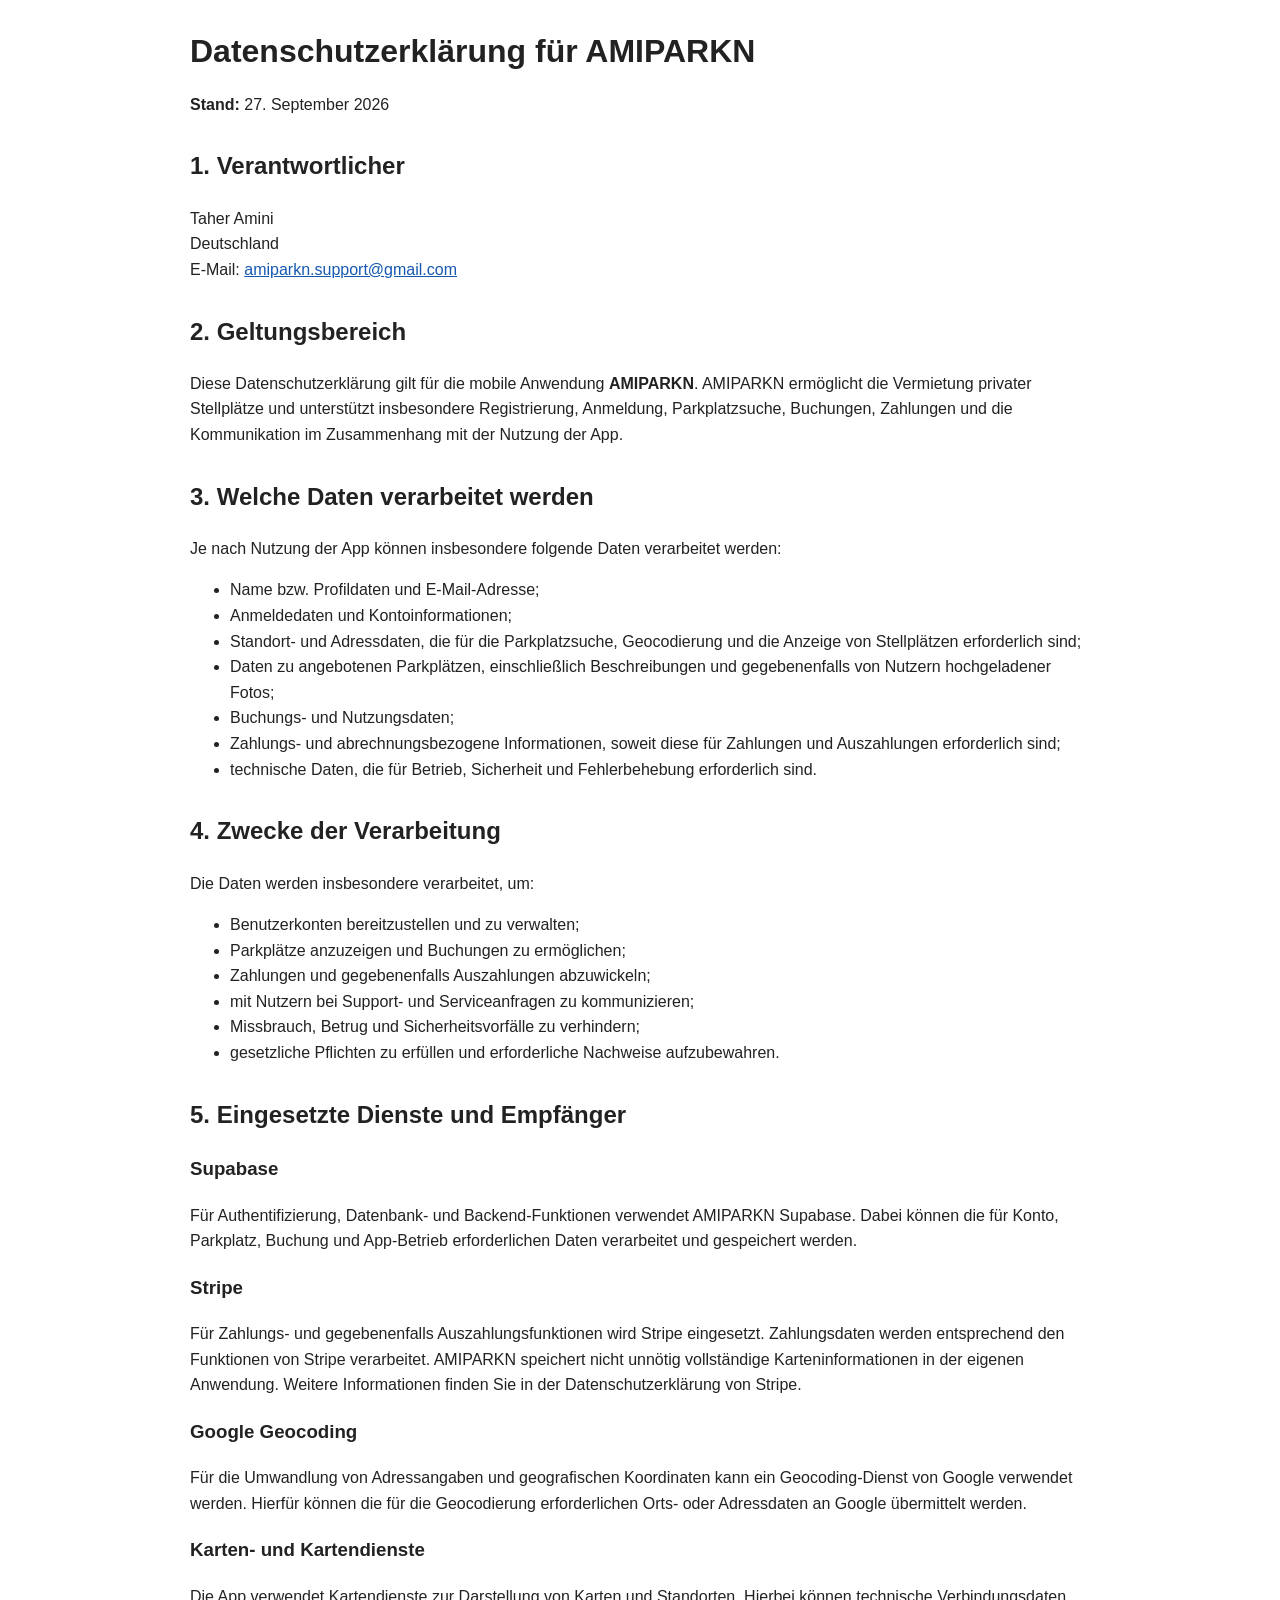
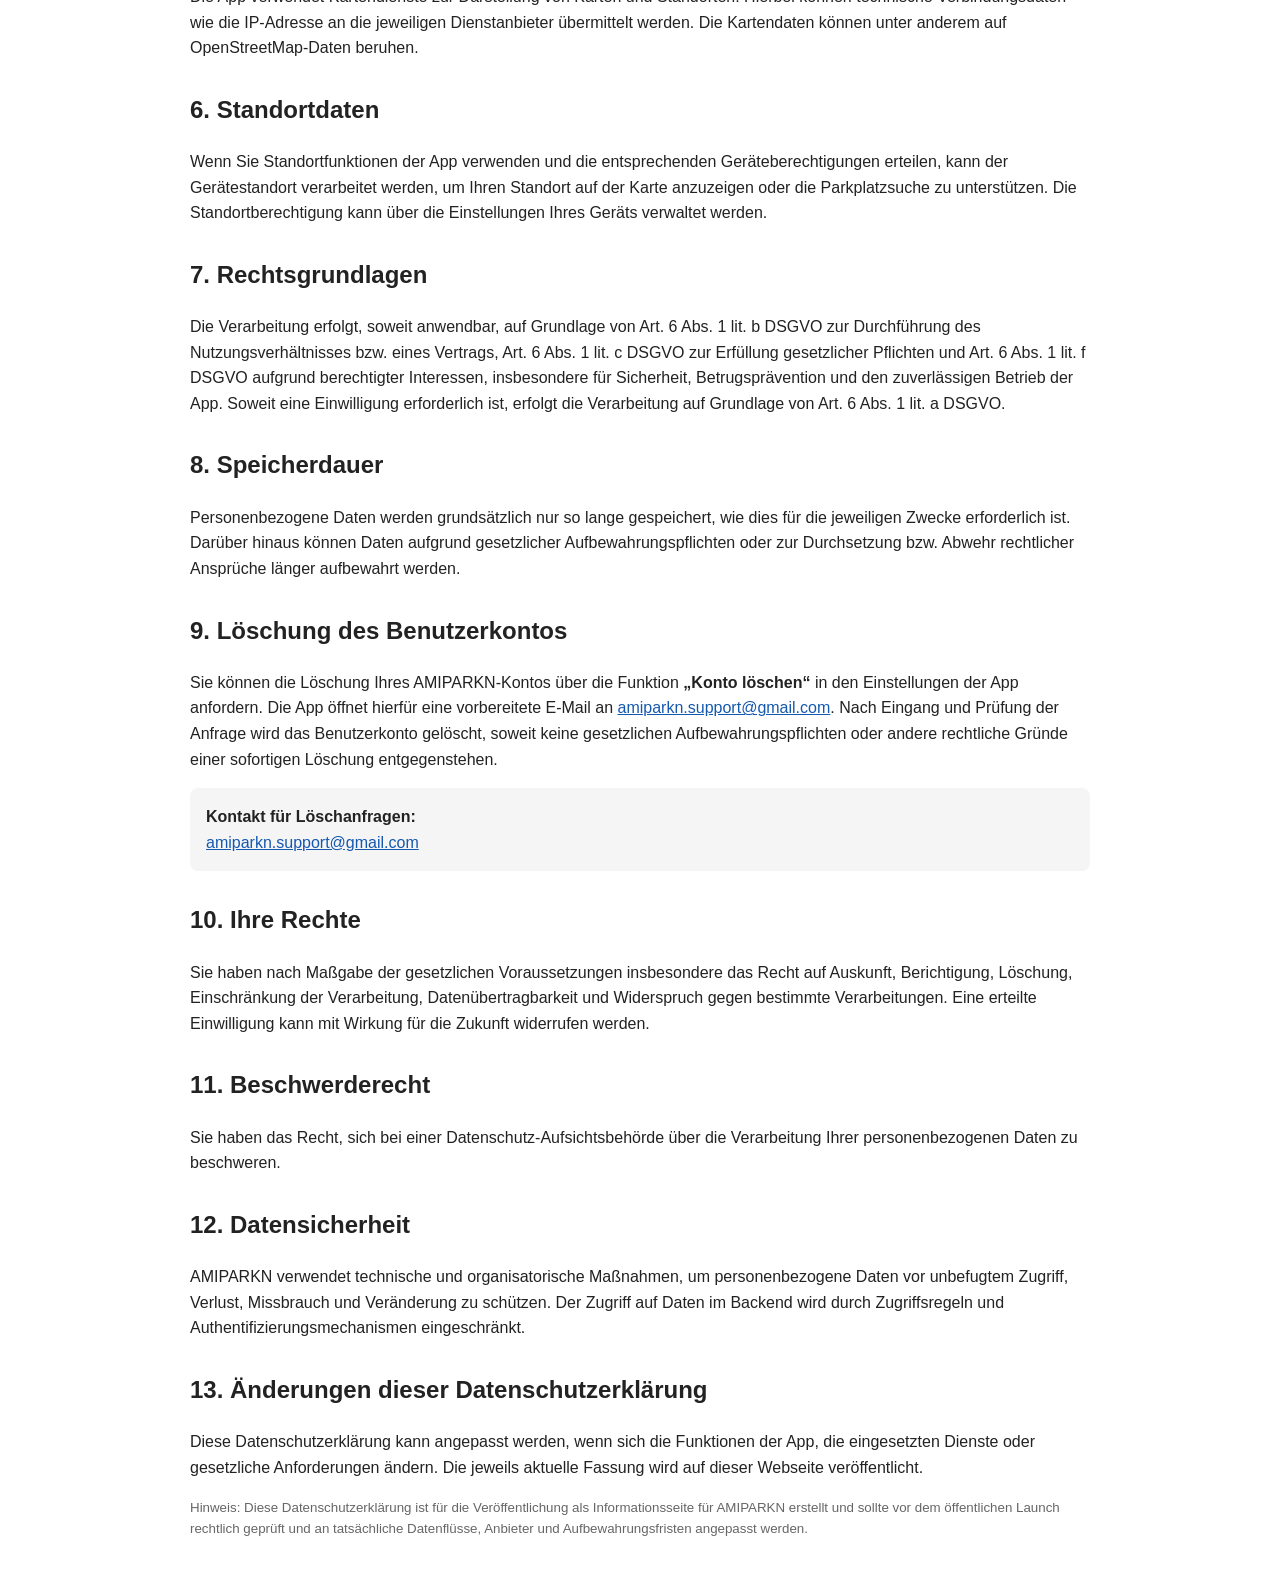
<file: amiparkn_privacy_policy index.html>
<!doctype index.html>
<html lang="de">
<head>
<meta charset="utf-8">
<meta name="viewport" content="width=device-width, initial-scale=1">
<title>AMIPARKN – Datenschutzerklärung</title>
<style>
body{font-family:Arial,Helvetica,sans-serif;line-height:1.6;max-width:900px;margin:0 auto;padding:32px 20px;color:#222;background:#fff}
h1{line-height:1.2} h2{margin-top:30px} a{color:#1558b0}
.box{background:#f5f5f5;padding:16px;border-radius:8px}
small{color:#666}
</style>
</head>
<body>
<h1>Datenschutzerklärung für AMIPARKN</h1>
<p><strong>Stand:</strong> 27. September 2026</p>

<h2>1. Verantwortlicher</h2>
<p>
Taher Amini<br>
Deutschland<br>
E-Mail: <a href="mailto:amiparkn.support@gmail.com">amiparkn.support@gmail.com</a>
</p>

<h2>2. Geltungsbereich</h2>
<p>
Diese Datenschutzerklärung gilt für die mobile Anwendung <strong>AMIPARKN</strong>.
AMIPARKN ermöglicht die Vermietung privater Stellplätze und unterstützt insbesondere
Registrierung, Anmeldung, Parkplatzsuche, Buchungen, Zahlungen und die Kommunikation
im Zusammenhang mit der Nutzung der App.
</p>

<h2>3. Welche Daten verarbeitet werden</h2>
<p>Je nach Nutzung der App können insbesondere folgende Daten verarbeitet werden:</p>
<ul>
<li>Name bzw. Profildaten und E-Mail-Adresse;</li>
<li>Anmeldedaten und Kontoinformationen;</li>
<li>Standort- und Adressdaten, die für die Parkplatzsuche, Geocodierung und die Anzeige von Stellplätzen erforderlich sind;</li>
<li>Daten zu angebotenen Parkplätzen, einschließlich Beschreibungen und gegebenenfalls von Nutzern hochgeladener Fotos;</li>
<li>Buchungs- und Nutzungsdaten;</li>
<li>Zahlungs- und abrechnungsbezogene Informationen, soweit diese für Zahlungen und Auszahlungen erforderlich sind;</li>
<li>technische Daten, die für Betrieb, Sicherheit und Fehlerbehebung erforderlich sind.</li>
</ul>

<h2>4. Zwecke der Verarbeitung</h2>
<p>Die Daten werden insbesondere verarbeitet, um:</p>
<ul>
<li>Benutzerkonten bereitzustellen und zu verwalten;</li>
<li>Parkplätze anzuzeigen und Buchungen zu ermöglichen;</li>
<li>Zahlungen und gegebenenfalls Auszahlungen abzuwickeln;</li>
<li>mit Nutzern bei Support- und Serviceanfragen zu kommunizieren;</li>
<li>Missbrauch, Betrug und Sicherheitsvorfälle zu verhindern;</li>
<li>gesetzliche Pflichten zu erfüllen und erforderliche Nachweise aufzubewahren.</li>
</ul>

<h2>5. Eingesetzte Dienste und Empfänger</h2>

<h3>Supabase</h3>
<p>
Für Authentifizierung, Datenbank- und Backend-Funktionen verwendet AMIPARKN Supabase.
Dabei können die für Konto, Parkplatz, Buchung und App-Betrieb erforderlichen Daten
verarbeitet und gespeichert werden.
</p>

<h3>Stripe</h3>
<p>
Für Zahlungs- und gegebenenfalls Auszahlungsfunktionen wird Stripe eingesetzt.
Zahlungsdaten werden entsprechend den Funktionen von Stripe verarbeitet. AMIPARKN
speichert nicht unnötig vollständige Karteninformationen in der eigenen Anwendung.
Weitere Informationen finden Sie in der Datenschutzerklärung von Stripe.
</p>

<h3>Google Geocoding</h3>
<p>
Für die Umwandlung von Adressangaben und geografischen Koordinaten kann ein
Geocoding-Dienst von Google verwendet werden. Hierfür können die für die
Geocodierung erforderlichen Orts- oder Adressdaten an Google übermittelt werden.
</p>

<h3>Karten- und Kartendienste</h3>
<p>
Die App verwendet Kartendienste zur Darstellung von Karten und Standorten.
Hierbei können technische Verbindungsdaten wie die IP-Adresse an die jeweiligen
Dienstanbieter übermittelt werden. Die Kartendaten können unter anderem auf
OpenStreetMap-Daten beruhen.
</p>

<h2>6. Standortdaten</h2>
<p>
Wenn Sie Standortfunktionen der App verwenden und die entsprechenden
Geräteberechtigungen erteilen, kann der Gerätestandort verarbeitet werden, um
Ihren Standort auf der Karte anzuzeigen oder die Parkplatzsuche zu unterstützen.
Die Standortberechtigung kann über die Einstellungen Ihres Geräts verwaltet werden.
</p>

<h2>7. Rechtsgrundlagen</h2>
<p>
Die Verarbeitung erfolgt, soweit anwendbar, auf Grundlage von Art. 6 Abs. 1 lit. b
DSGVO zur Durchführung des Nutzungsverhältnisses bzw. eines Vertrags, Art. 6 Abs. 1
lit. c DSGVO zur Erfüllung gesetzlicher Pflichten und Art. 6 Abs. 1 lit. f DSGVO
aufgrund berechtigter Interessen, insbesondere für Sicherheit, Betrugsprävention
und den zuverlässigen Betrieb der App. Soweit eine Einwilligung erforderlich ist,
erfolgt die Verarbeitung auf Grundlage von Art. 6 Abs. 1 lit. a DSGVO.
</p>

<h2>8. Speicherdauer</h2>
<p>
Personenbezogene Daten werden grundsätzlich nur so lange gespeichert, wie dies für
die jeweiligen Zwecke erforderlich ist. Darüber hinaus können Daten aufgrund
gesetzlicher Aufbewahrungspflichten oder zur Durchsetzung bzw. Abwehr rechtlicher
Ansprüche länger aufbewahrt werden.
</p>

<h2>9. Löschung des Benutzerkontos</h2>
<p>
Sie können die Löschung Ihres AMIPARKN-Kontos über die Funktion
<strong>„Konto löschen“</strong> in den Einstellungen der App anfordern.
Die App öffnet hierfür eine vorbereitete E-Mail an
<a href="mailto:amiparkn.support@gmail.com">amiparkn.support@gmail.com</a>.
Nach Eingang und Prüfung der Anfrage wird das Benutzerkonto gelöscht, soweit keine
gesetzlichen Aufbewahrungspflichten oder andere rechtliche Gründe einer sofortigen
Löschung entgegenstehen.
</p>

<div class="box">
<strong>Kontakt für Löschanfragen:</strong><br>
<a href="mailto:amiparkn.support@gmail.com">amiparkn.support@gmail.com</a>
</div>

<h2>10. Ihre Rechte</h2>
<p>
Sie haben nach Maßgabe der gesetzlichen Voraussetzungen insbesondere das Recht auf
Auskunft, Berichtigung, Löschung, Einschränkung der Verarbeitung,
Datenübertragbarkeit und Widerspruch gegen bestimmte Verarbeitungen. Eine erteilte
Einwilligung kann mit Wirkung für die Zukunft widerrufen werden.
</p>

<h2>11. Beschwerderecht</h2>
<p>
Sie haben das Recht, sich bei einer Datenschutz-Aufsichtsbehörde über die
Verarbeitung Ihrer personenbezogenen Daten zu beschweren.
</p>

<h2>12. Datensicherheit</h2>
<p>
AMIPARKN verwendet technische und organisatorische Maßnahmen, um personenbezogene
Daten vor unbefugtem Zugriff, Verlust, Missbrauch und Veränderung zu schützen.
Der Zugriff auf Daten im Backend wird durch Zugriffsregeln und
Authentifizierungsmechanismen eingeschränkt.
</p>

<h2>13. Änderungen dieser Datenschutzerklärung</h2>
<p>
Diese Datenschutzerklärung kann angepasst werden, wenn sich die Funktionen der App,
die eingesetzten Dienste oder gesetzliche Anforderungen ändern. Die jeweils
aktuelle Fassung wird auf dieser Webseite veröffentlicht.
</p>

<p><small>Hinweis: Diese Datenschutzerklärung ist für die Veröffentlichung als
Informationsseite für AMIPARKN erstellt und sollte vor dem öffentlichen Launch
rechtlich geprüft und an tatsächliche Datenflüsse, Anbieter und Aufbewahrungsfristen
angepasst werden.</small></p>
</body>
</html>
</file>
